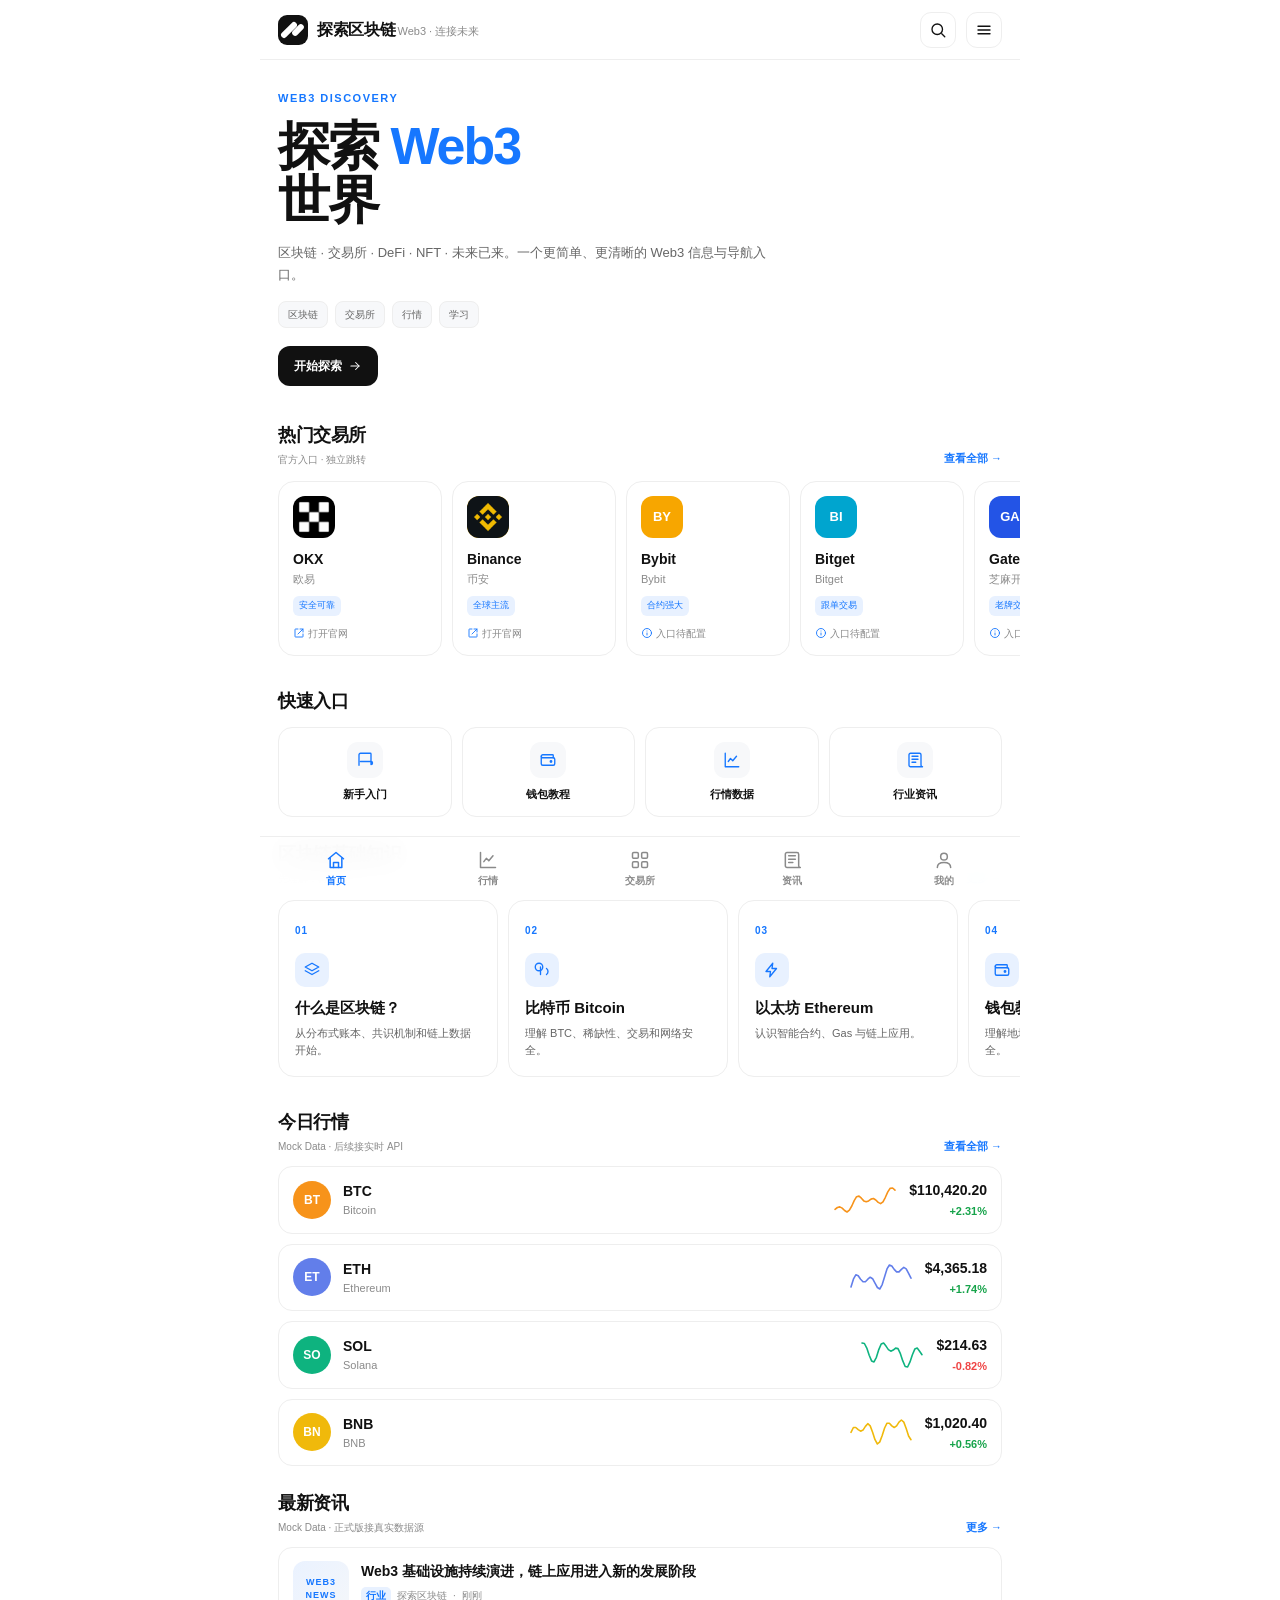
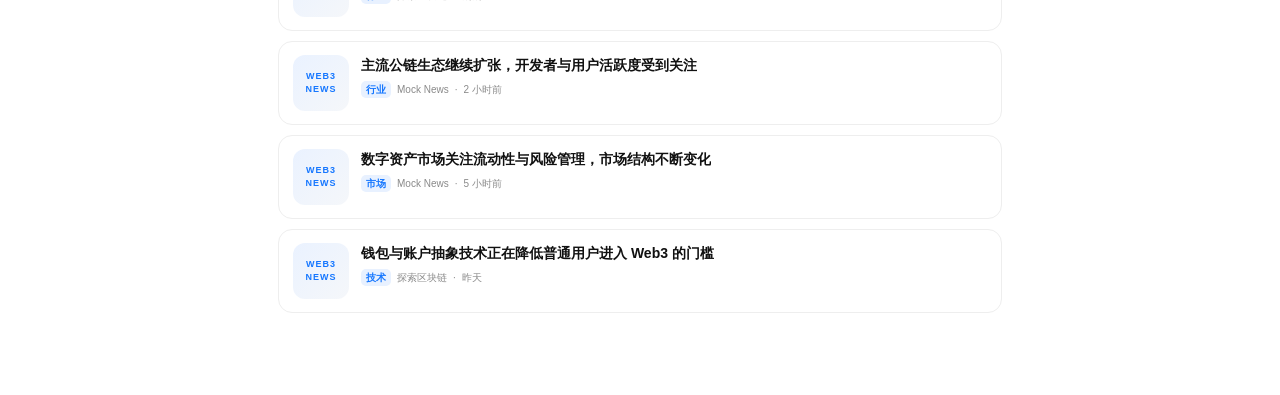
<file: index.html>
<!doctype html>
<html lang="zh-CN">
<head>
  <meta charset="utf-8">
  <meta name="viewport" content="width=device-width, initial-scale=1, viewport-fit=cover">
  <meta name="theme-color" content="#ffffff">
  <meta name="description" content="探索区块链 — Web3 信息与导航平台：交易所导航、加密货币行情、行业资讯与区块链学习中心。">
  <title>探索区块链 · Web3 连接未来</title>
  <link rel="stylesheet" href="./frontend/src/styles/tokens.css">
  <link rel="stylesheet" href="./frontend/src/styles/app.css">
</head>
<body>
  <div class="app">
    <div id="shell"></div>
    <main class="main" id="app"></main>
  </div>
  <script type="module" src="./frontend/src/app.js"></script>
</body>
</html>
</file>
<file: frontend/src/styles/tokens.css>
:root {
  --brand-blue: #1677FF;
  --brand-blue-strong: #0B63E5;
  --brand-blue-soft: #E8F1FF;
  --text-main: #111111;
  --text-secondary: #666666;
  --text-muted: #8A8A8A;
  --border: #EEEEEE;
  --surface: #FFFFFF;
  --surface-2: #F7F8FA;
  --up: #16A34A;
  --down: #EF4444;
  --radius-sm: 10px;
  --radius-md: 14px;
  --radius-card: 16px;
  --content-max: 760px;
  --header-h: 60px;
  --nav-h: 64px;
  --shadow-sm: 0 1px 2px rgba(17, 17, 17, 0.04);
  --shadow-md: 0 8px 24px rgba(17, 17, 17, 0.07);
  --font: -apple-system, BlinkMacSystemFont, "PingFang SC", "Microsoft YaHei", "Segoe UI", sans-serif;
}
</file>
<file: frontend/src/styles/app.css>
/* 探索区块链 — 全局样式 */
/* 纯白极简 · 移动端优先 · 线性图标 */

* { box-sizing: border-box; }
html { -webkit-text-size-adjust: 100%; }
body {
  margin: 0;
  color: var(--text-main);
  font-family: var(--font);
  background: var(--surface);
  line-height: 1.5;
  -webkit-font-smoothing: antialiased;
}
a { color: inherit; text-decoration: none; }
button, input { font: inherit; color: inherit; }
img { display: block; max-width: 100%; }
h1, h2, h3, h4, p { margin: 0; }

.app {
  max-width: var(--content-max);
  margin: 0 auto;
  min-height: 100vh;
  display: flex;
  flex-direction: column;
}

/* ---------- 顶部 Header ---------- */
.header {
  position: sticky;
  top: 0;
  z-index: 50;
  height: var(--header-h);
  display: flex;
  align-items: center;
  gap: 10px;
  padding: 0 18px;
  background: rgba(255, 255, 255, 0.92);
  backdrop-filter: blur(14px);
  border-bottom: 1px solid var(--border);
}
.header .brand {
  display: flex;
  align-items: center;
  gap: 9px;
  font-weight: 800;
  font-size: 16px;
  letter-spacing: -0.3px;
}
.header .brand em {
  font-style: normal;
  color: var(--text-muted);
  font-weight: 500;
  font-size: 11px;
  letter-spacing: 0;
  margin-left: 2px;
}
.logo-mark {
  width: 30px;
  height: 30px;
  border-radius: 9px;
  background: #111;
  position: relative;
  flex: none;
}
.logo-mark::before, .logo-mark::after {
  content: "";
  position: absolute;
  background: #fff;
  width: 6px;
  border-radius: 3px;
  transform: rotate(45deg);
}
.logo-mark::before { height: 20px; left: 8px; top: 5px; }
.logo-mark::after { height: 14px; right: 7px; top: 8px; }
.header .spacer { margin-left: auto; }
.icon-btn {
  width: 36px;
  height: 36px;
  border: 1px solid var(--border);
  border-radius: 11px;
  background: #fff;
  display: inline-flex;
  align-items: center;
  justify-content: center;
  cursor: pointer;
  flex: none;
}
.icon-btn:active { background: var(--surface-2); }

/* ---------- 主内容 ---------- */
.main {
  flex: 1;
  padding-bottom: calc(var(--nav-h) + env(safe-area-inset-bottom, 0px) + 12px);
}
.page { display: none; }
.page.active { display: block; animation: fadeIn 0.2s ease; }
@keyframes fadeIn {
  from { opacity: 0; transform: translateY(4px); }
  to { opacity: 1; transform: none; }
}

/* ---------- 页面标题 ---------- */
.page-head {
  padding: 22px 18px 14px;
}
.page-head h2 {
  font-size: 24px;
  font-weight: 800;
  letter-spacing: -0.5px;
}
.page-head p {
  color: var(--text-secondary);
  font-size: 13px;
  margin-top: 6px;
  line-height: 1.65;
}

/* ---------- Hero ---------- */
.hero { padding: 30px 18px 18px; }
.hero .eyebrow {
  color: var(--brand-blue);
  font-size: 11px;
  font-weight: 800;
  letter-spacing: 1.5px;
  margin-bottom: 12px;
}
.hero h1 {
  font-size: clamp(34px, 10vw, 52px);
  line-height: 1.05;
  letter-spacing: -2px;
  font-weight: 800;
}
.hero h1 .accent { color: var(--brand-blue); }
.hero .lead {
  color: var(--text-secondary);
  font-size: 13px;
  line-height: 1.7;
  max-width: 500px;
  margin-top: 14px;
}
.hero .chips {
  display: flex;
  gap: 7px;
  flex-wrap: wrap;
  margin: 15px 0 18px;
}
.chip {
  font-size: 10px;
  color: var(--text-secondary);
  background: var(--surface-2);
  border: 1px solid var(--border);
  border-radius: 8px;
  padding: 5px 9px;
}
.cta-btn {
  display: inline-flex;
  align-items: center;
  gap: 6px;
  padding: 11px 16px;
  border-radius: 12px;
  background: #111;
  color: #fff;
  font-size: 12px;
  font-weight: 700;
  border: none;
  cursor: pointer;
}
.cta-btn:active { opacity: 0.85; }

/* ---------- 区块 ---------- */
.section { padding: 18px 0 6px; }
.section-head {
  display: flex;
  justify-content: space-between;
  align-items: flex-end;
  padding: 0 18px;
  margin-bottom: 12px;
}
.section-title {
  font-size: 18px;
  font-weight: 800;
  letter-spacing: -0.4px;
}
.section-sub {
  font-size: 10px;
  color: var(--text-muted);
  margin-top: 3px;
}
.more-link {
  font-size: 11px;
  color: var(--brand-blue);
  font-weight: 600;
  white-space: nowrap;
}

/* ---------- 横向滚动 ---------- */
.hscroll {
  display: flex;
  gap: 10px;
  overflow-x: auto;
  padding: 2px 18px 8px;
  scrollbar-width: none;
  -webkit-overflow-scrolling: touch;
}
.hscroll::-webkit-scrollbar { display: none; }
.hscroll > * { flex: none; }

/* ---------- 交易所卡片 ---------- */
.ex-card {
  width: 164px;
  border: 1px solid var(--border);
  border-radius: var(--radius-card);
  padding: 14px;
  background: #fff;
  display: block;
}
.ex-card:active { background: var(--surface-2); }
.ex-logo {
  width: 42px;
  height: 42px;
  border-radius: 12px;
  overflow: hidden;
  background: var(--surface-2);
  display: flex;
  align-items: center;
  justify-content: center;
  font-weight: 800;
  font-size: 13px;
  color: #fff;
  margin-bottom: 11px;
}
.ex-logo img { width: 100%; height: 100%; object-fit: cover; }
.ex-name { font-size: 14px; font-weight: 700; }
.ex-local { font-size: 11px; color: var(--text-muted); margin-top: 1px; }
.ex-tag {
  display: inline-block;
  font-size: 9px;
  color: var(--brand-blue);
  background: var(--brand-blue-soft);
  border-radius: 6px;
  padding: 3px 6px;
  margin-top: 9px;
}
.ex-link {
  display: flex;
  align-items: center;
  gap: 3px;
  font-size: 10px;
  color: var(--text-muted);
  margin-top: 10px;
}
.ex-link .ic { color: var(--brand-blue); }

/* ---------- 快捷入口 ---------- */
.quick-grid {
  display: grid;
  grid-template-columns: repeat(4, 1fr);
  gap: 10px;
  padding: 0 18px;
}
.quick-item {
  border: 1px solid var(--border);
  border-radius: var(--radius-md);
  padding: 14px 8px;
  text-align: center;
  display: flex;
  flex-direction: column;
  align-items: center;
  gap: 8px;
}
.quick-item .qicon {
  width: 36px;
  height: 36px;
  border-radius: 11px;
  background: var(--surface-2);
  display: flex;
  align-items: center;
  justify-content: center;
  color: var(--brand-blue);
}
.quick-item span { font-size: 11px; font-weight: 600; }
.quick-item:active { background: var(--surface-2); }

/* ---------- 知识卡片 ---------- */
.know-card {
  width: 220px;
  border: 1px solid var(--border);
  border-radius: var(--radius-card);
  padding: 16px;
  background: #fff;
  display: block;
}
.know-card:active { background: var(--surface-2); }
.know-card .knum {
  font-size: 10px;
  font-weight: 800;
  color: var(--brand-blue);
  letter-spacing: 1px;
}
.know-card .kicon {
  width: 34px;
  height: 34px;
  border-radius: 10px;
  background: var(--brand-blue-soft);
  color: var(--brand-blue);
  display: flex;
  align-items: center;
  justify-content: center;
  margin: 12px 0 10px;
}
.know-card h3 { font-size: 15px; font-weight: 700; }
.know-card p {
  font-size: 11px;
  color: var(--text-secondary);
  margin-top: 5px;
  line-height: 1.6;
}

/* ---------- 列表 ---------- */
.list { padding: 0 18px; display: flex; flex-direction: column; gap: 10px; }
.row {
  display: flex;
  align-items: center;
  gap: 12px;
  border: 1px solid var(--border);
  border-radius: var(--radius-md);
  padding: 13px 14px;
  background: #fff;
}
.row:active { background: var(--surface-2); }
.row .grow { flex: 1; min-width: 0; }

/* ---------- 行情行 ---------- */
.coin-logo {
  width: 38px;
  height: 38px;
  border-radius: 50%;
  flex: none;
  display: flex;
  align-items: center;
  justify-content: center;
  font-weight: 800;
  font-size: 12px;
  color: #fff;
}
.coin-name { font-size: 14px; font-weight: 700; }
.coin-sym { font-size: 11px; color: var(--text-muted); }
.price { font-size: 14px; font-weight: 700; text-align: right; }
.change { font-size: 11px; text-align: right; margin-top: 2px; font-weight: 600; }
.up { color: var(--up); }
.down { color: var(--down); }
.spark {
  width: 64px;
  height: 28px;
  flex: none;
  margin-left: auto;
}

/* ---------- 资讯 ---------- */
.news-item {
  display: flex;
  gap: 12px;
  border: 1px solid var(--border);
  border-radius: var(--radius-md);
  padding: 13px 14px;
  background: #fff;
}
.news-item:active { background: var(--surface-2); }
.news-thumb {
  width: 56px;
  height: 56px;
  border-radius: 12px;
  flex: none;
  background: linear-gradient(135deg, #EAF2FF, #F5F7FA);
  color: var(--brand-blue);
  font-size: 9px;
  font-weight: 800;
  letter-spacing: 1px;
  display: flex;
  align-items: center;
  justify-content: center;
  text-align: center;
}
.news-title {
  font-size: 14px;
  font-weight: 600;
  line-height: 1.5;
  display: -webkit-box;
  -webkit-line-clamp: 2;
  -webkit-box-orient: vertical;
  overflow: hidden;
}
.news-meta {
  font-size: 10px;
  color: var(--text-muted);
  margin-top: 5px;
  display: flex;
  gap: 6px;
  align-items: center;
}
.news-meta .badge {
  color: var(--brand-blue);
  background: var(--brand-blue-soft);
  border-radius: 5px;
  padding: 1px 5px;
  font-weight: 600;
}

/* ---------- 面板 ---------- */
.panel {
  margin: 0 18px;
  border: 1px solid var(--border);
  border-radius: var(--radius-card);
  padding: 16px;
  background: #fff;
}
.panel + .panel { margin-top: 12px; }
.search-box {
  display: flex;
  align-items: center;
  gap: 8px;
  border: 1px solid var(--border);
  border-radius: 12px;
  padding: 10px 13px;
  background: var(--surface-2);
  color: var(--text-muted);
}
.search-box input {
  flex: 1;
  border: none;
  outline: none;
  background: transparent;
  font-size: 13px;
  color: var(--text-main);
  min-width: 0;
}

/* ---------- 底部导航 ---------- */
.bottom-nav {
  position: fixed;
  bottom: 0;
  left: 50%;
  transform: translateX(-50%);
  width: 100%;
  max-width: var(--content-max);
  height: calc(var(--nav-h) + env(safe-area-inset-bottom, 0px));
  padding-bottom: env(safe-area-inset-bottom, 0px);
  background: rgba(255, 255, 255, 0.95);
  backdrop-filter: blur(14px);
  border-top: 1px solid var(--border);
  display: flex;
  z-index: 50;
}
.nav-item {
  flex: 1;
  display: flex;
  flex-direction: column;
  align-items: center;
  justify-content: center;
  gap: 3px;
  font-size: 10px;
  color: var(--text-muted);
  font-weight: 600;
}
.nav-item .ic { transition: none; }
.nav-item.active { color: var(--brand-blue); }
.nav-item:active { background: var(--surface-2); }

/* ---------- 抽屉 ---------- */
.drawer-mask {
  position: fixed;
  inset: 0;
  background: rgba(17, 17, 17, 0.4);
  z-index: 60;
  opacity: 0;
  pointer-events: none;
  transition: opacity 0.2s ease;
}
.drawer-mask.open { opacity: 1; pointer-events: auto; }
.drawer {
  position: fixed;
  top: 0;
  left: 0;
  bottom: 0;
  width: 280px;
  max-width: 82vw;
  background: #fff;
  z-index: 61;
  transform: translateX(-100%);
  transition: transform 0.22s ease;
  display: flex;
  flex-direction: column;
  overflow-y: auto;
}
.drawer.open { transform: none; }
.drawer-head {
  display: flex;
  align-items: center;
  justify-content: space-between;
  padding: 16px 18px;
  border-bottom: 1px solid var(--border);
}
.drawer-list { padding: 10px 12px; }
.drawer-item {
  display: flex;
  align-items: center;
  gap: 12px;
  padding: 12px 10px;
  border-radius: 11px;
  font-size: 13px;
  font-weight: 600;
  color: var(--text-main);
}
.drawer-item .ic { color: var(--text-muted); }
.drawer-item.active { background: var(--brand-blue-soft); color: var(--brand-blue); }
.drawer-item.active .ic { color: var(--brand-blue); }
.drawer-item:active { background: var(--surface-2); }
.drawer-foot {
  margin-top: auto;
  padding: 14px 18px;
  border-top: 1px solid var(--border);
  font-size: 11px;
  color: var(--text-muted);
}

/* ---------- 详情页 ---------- */
.detail-actions {
  display: flex;
  gap: 8px;
}
.action-btn {
  height: 36px;
  padding: 0 12px;
  border: 1px solid var(--border);
  border-radius: 11px;
  background: #fff;
  display: inline-flex;
  align-items: center;
  gap: 5px;
  font-size: 11px;
  font-weight: 600;
  cursor: pointer;
}
.action-btn.on { color: var(--brand-blue); border-color: var(--brand-blue); background: var(--brand-blue-soft); }
.exchange-hero {
  display: flex;
  gap: 14px;
  align-items: center;
}
.exchange-hero .ex-logo { width: 56px; height: 56px; font-size: 16px; margin: 0; }
.exchange-hero h2 { font-size: 20px; font-weight: 800; }
.detail-grid {
  display: grid;
  grid-template-columns: repeat(2, 1fr);
  gap: 10px;
}
.detail-cell {
  background: var(--surface-2);
  border-radius: 12px;
  padding: 12px;
}
.detail-cell .k { font-size: 10px; color: var(--text-muted); }
.detail-cell .v { font-size: 14px; font-weight: 700; margin-top: 4px; }
.prose h3 { font-size: 15px; font-weight: 700; margin: 16px 0 8px; }
.prose p { font-size: 13px; color: var(--text-secondary); line-height: 1.8; margin-bottom: 8px; }
.prose .first { margin-top: 0; }

/* ---------- 通用 ---------- */
.toolbar {
  display: flex;
  gap: 8px;
  padding: 0 18px;
  margin-bottom: 14px;
  overflow-x: auto;
  scrollbar-width: none;
}
.toolbar::-webkit-scrollbar { display: none; }
.filter-chip {
  flex: none;
  font-size: 11px;
  font-weight: 600;
  border: 1px solid var(--border);
  border-radius: 999px;
  padding: 7px 13px;
  background: #fff;
  color: var(--text-secondary);
  cursor: pointer;
}
.filter-chip.active {
  color: #fff;
  background: #111;
  border-color: #111;
}
.empty {
  text-align: center;
  padding: 48px 18px;
  color: var(--text-muted);
}
.empty .eicon {
  width: 52px;
  height: 52px;
  margin: 0 auto 14px;
  border-radius: 16px;
  background: var(--surface-2);
  display: flex;
  align-items: center;
  justify-content: center;
  color: var(--text-muted);
}
.empty h3 { font-size: 14px; color: var(--text-main); }
.empty p { font-size: 11px; margin-top: 5px; }
.link-btn {
  display: inline-flex;
  align-items: center;
  justify-content: center;
  gap: 5px;
  width: 100%;
  padding: 12px;
  border-radius: 12px;
  background: #111;
  color: #fff;
  font-size: 13px;
  font-weight: 700;
}
.link-btn.secondary {
  background: var(--surface-2);
  color: var(--text-main);
  border: 1px solid var(--border);
}
.compare-table { width: 100%; border-collapse: collapse; font-size: 12px; }
.compare-table th, .compare-table td {
  text-align: left;
  padding: 11px 8px;
  border-bottom: 1px solid var(--border);
  vertical-align: top;
}
.compare-table th {
  color: var(--text-muted);
  font-weight: 500;
  font-size: 10px;
  white-space: nowrap;
}
.compare-table td:first-child { font-weight: 700; white-space: nowrap; }
.compare-table td { color: var(--text-secondary); }
.list-section-label {
  font-size: 11px;
  font-weight: 700;
  color: var(--text-muted);
  padding: 14px 18px 8px;
}
.mock-tag {
  display: inline-block;
  font-size: 9px;
  color: #B45309;
  background: #FEF3C7;
  border-radius: 5px;
  padding: 2px 5px;
  margin-left: 6px;
  vertical-align: middle;
}

@media (min-width: 600px) {
  .quick-grid { grid-template-columns: repeat(4, 1fr); }
}
</file>
